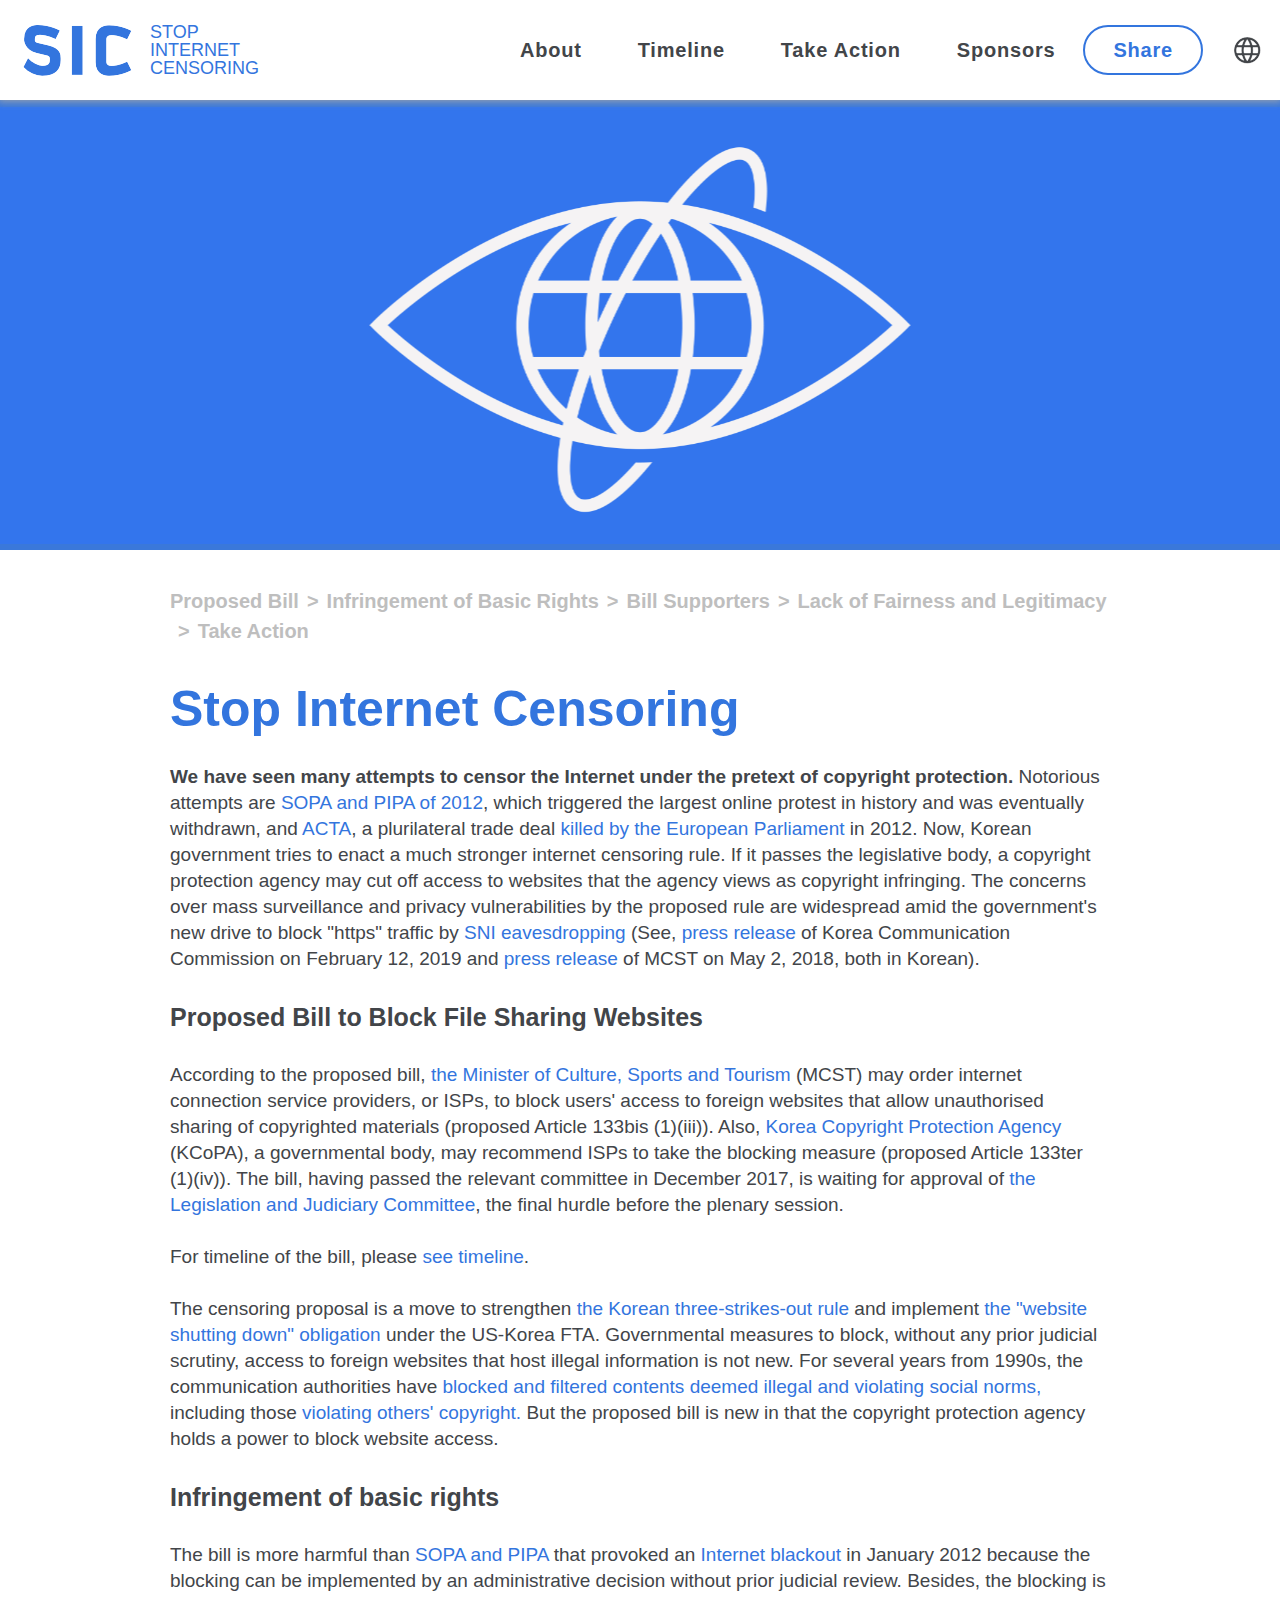
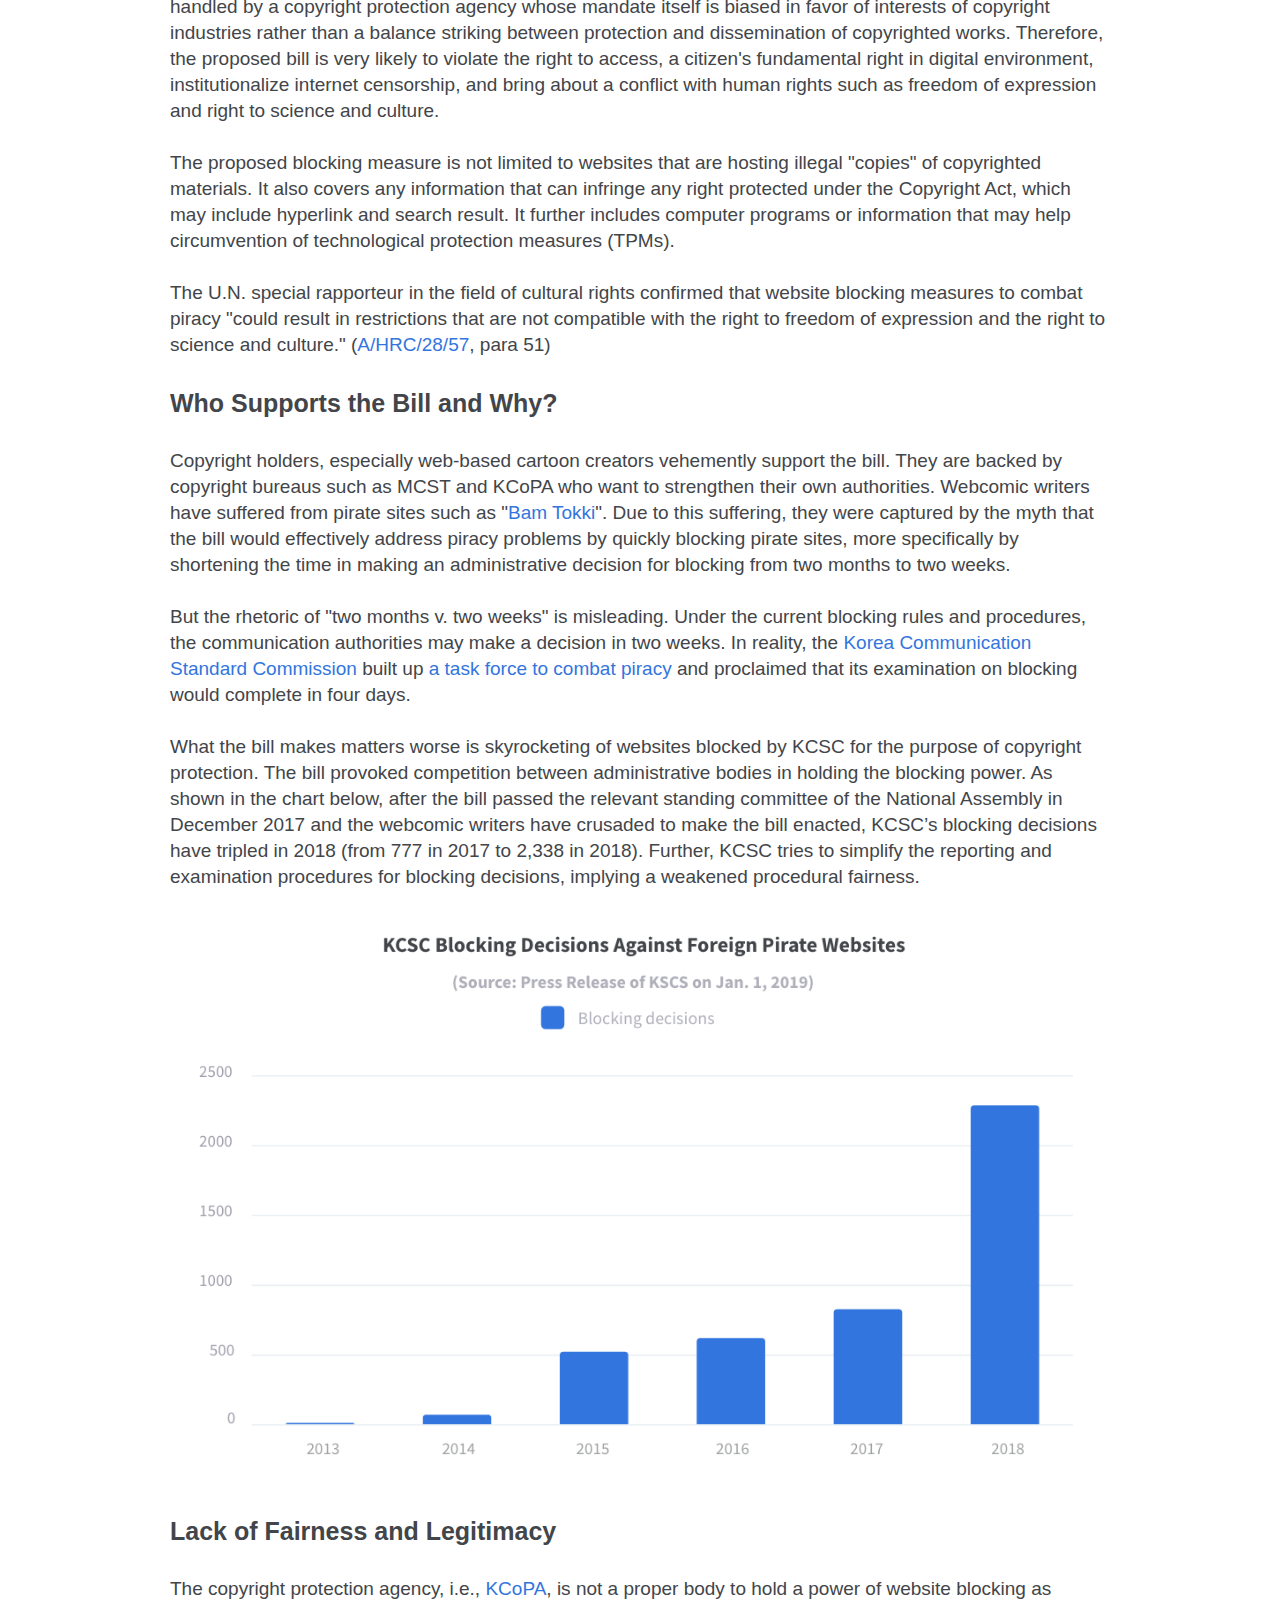
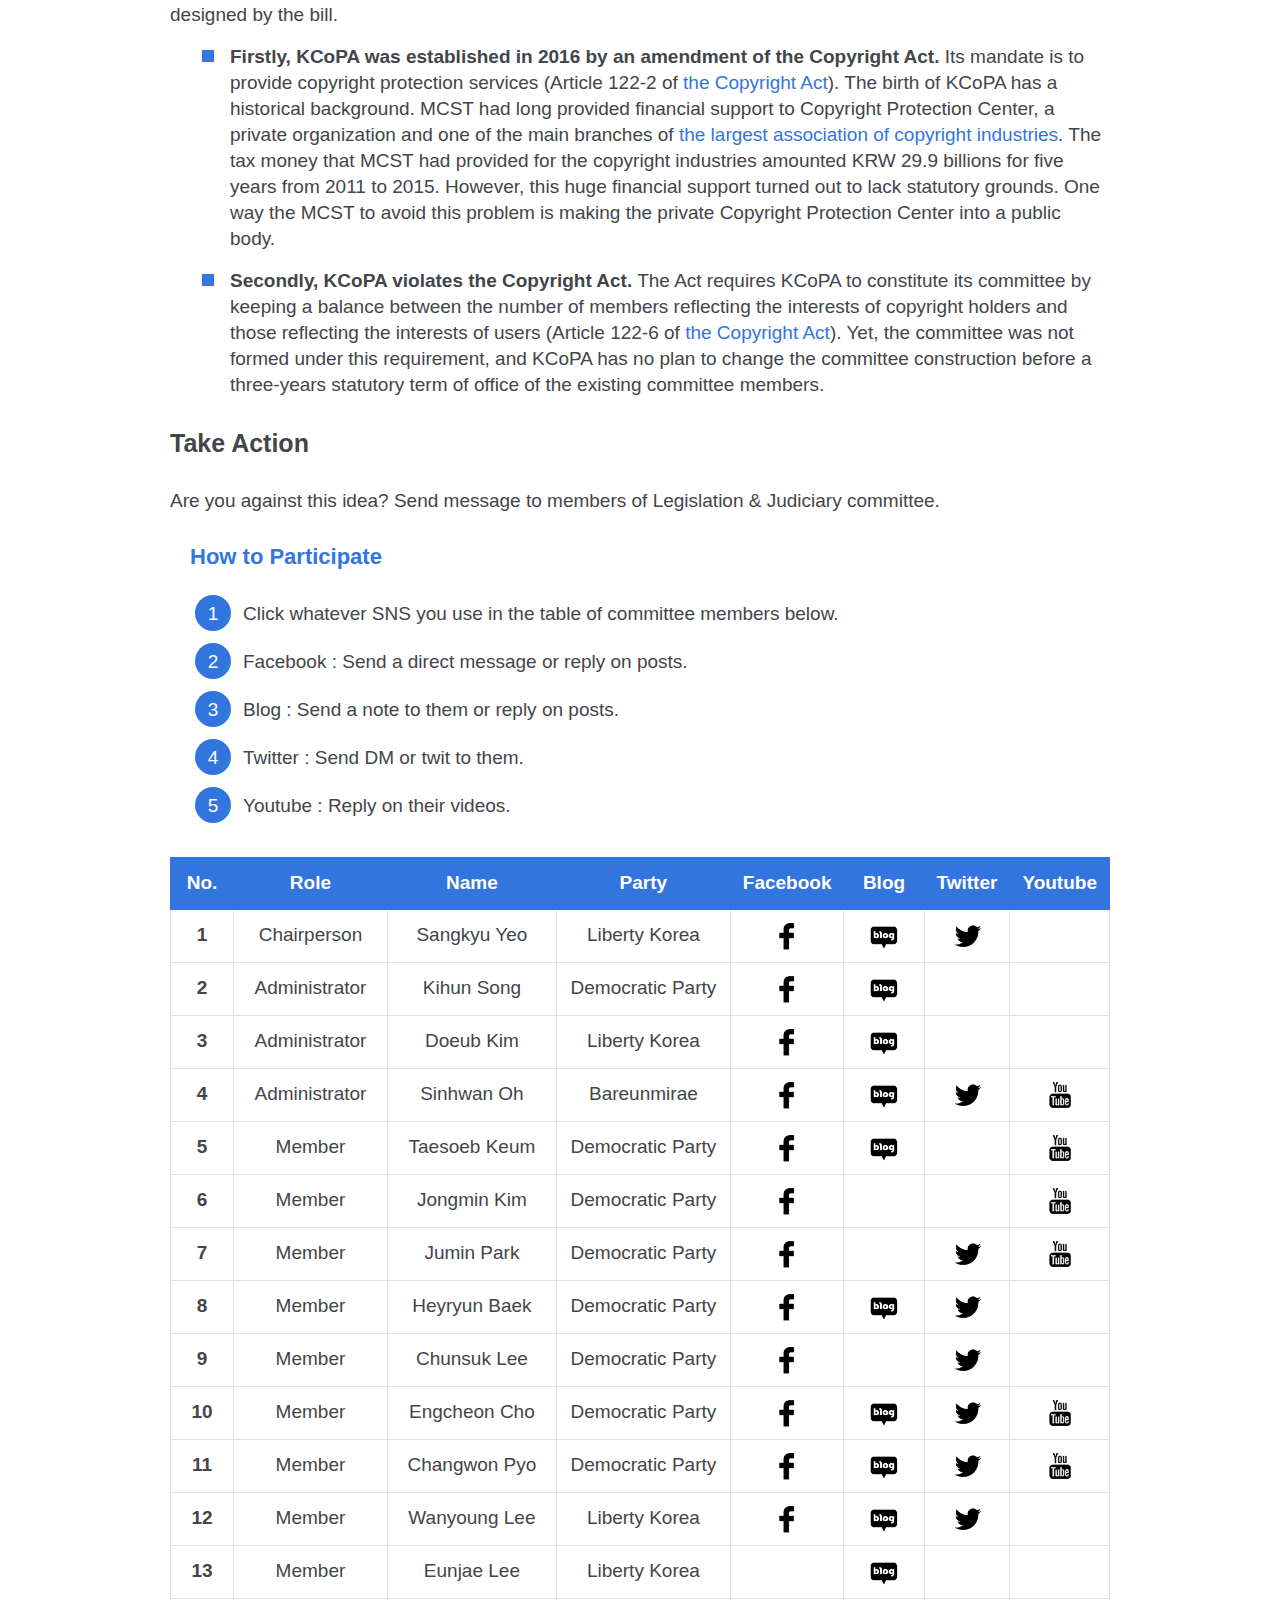
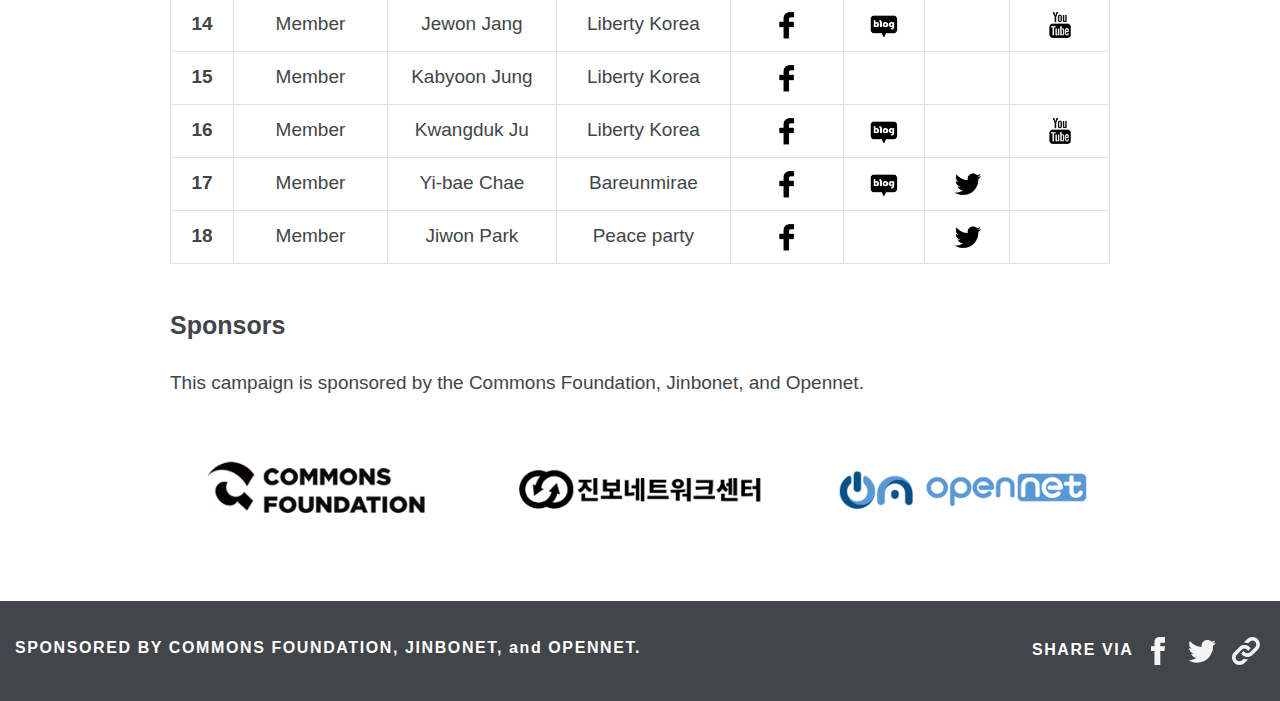
<file: index.html>
<!doctype html>
<html lang="en">
  <head>
    <meta charset="utf-8"/>
    <meta http-equiv="X-UA-Compatible" content="IE=edge" />
    <meta name="viewport" content="width=device-width, initial-scale=1, shrink-to-fit=no" />

    <title>Stop Internet Censoring</title>
    <meta name="description" content="This website was created to oppose the Korean government's attempts to censor the Internet." />
    <meta name="image" content="./images/meta.jpg" />

    <link rel="canonical" href="https://stopinternetcensoring.org/" />

    <meta itemprop="name" content="Stop Internet Censoring" />
    <meta itemprop="description" content="This website was created to oppose the Korean government's attempts to censor the Internet.">
    <meta itemprop="image" content="./images/meta.jpg" />

    <meta property="og:url" content="https://stopinternetcensoring.org/">
    <meta property="og:type" content="website" />
    <meta property="og:title" content="Stop Internet Censoring" />
    <meta property="og:description" content="This website was created to oppose the Korean government's attempts to censor the Internet." />
    <meta property="og:image" content="./images/meta.jpg" />
    <meta property="og:image:alt" content="Stop Internet Censoring" />
    <meta property="og:site_name" content="Stop Internet Censoring" />
    <meta property="fb:app_id" content="" />

    <meta name="twitter:card" content="website"/>
    <meta name="twitter:site" content="@"/>
    <meta name="twitter:title" content="Stop Internet Censoring"/>
    <meta name="twitter:description" content="This website was created to oppose the Korean government's attempts to censor the Internet."/>
    <meta name="twitter:creator" content="@" />
    <meta name="twitter:image" content="./images/meta.jpg" />

    <link rel="icon" href="./images/favicon.ico" type="image/x-icon" />
    <link rel="shortcut icon" href="./images/favicon.ico" type="image/x-icon" />

    <link rel="stylesheet" href="https://stackpath.bootstrapcdn.com/bootstrap/4.3.1/css/bootstrap.min.css" />
    <link rel="stylesheet" href="./css/style.css" />

  </head>
  <body>
    <!-- Share Modal -->
    <div class="modal fade" id="shareModal" tabindex="-1" role="dialog" aria-labelledby="shareModalLabel" aria-hidden="true">
      <div class="modal-dialog" role="document">
        <div class="modal-content">
          <div class="modal-header">
            <h5 class="modal-title" id="shareModalLabel">Share via</h5>
            <button type="button" class="close" data-dismiss="modal" aria-label="Close">
              <span aria-hidden="true">&times;</span>
            </button>
          </div>
          <div class="modal-body bg-dark text-white py-5 d-flex justify-content-around text-center">
            <div class="sns_icon"
              onclick="window.open('http://www.facebook.com/sharer/sharer.php?u=https%3A//stopinternetcensoring.org/&title=Stop%20Internet%20Censoring','popUpWindow','width=580, height=500, resizable=yes,scrollbars=yes,toolbar=yes,menubar=no,location=no,directories=no, status=yes');">
              <img src="images/sns_1_fb.png" alt="Facebook share icon" />
              <div class="mt-2">facebook</div>
            </div>
            <div class="sns_icon"
                onclick="window.open('http://twitter.com/intent/tweet?status=Stop%20Internet%20Censoring%20%23Internet%5FFreedom%20%23Stop%5FInternet%5FCensoring%20%23https%5Fblock+https%3A//stopinternetcensoring.org/','popUpWindow','width=500, height=300, resizable=yes,scrollbars=yes,toolbar=yes,menubar=no,location=no,directories=no, status=yes');">
              <img src="images/sns_2_twitter.png" alt="Twitter share icon" />
              <div class="mt-2">twitter</div>
            </div>
            <div class="sns_icon copy_url">
              <img src="images/sns_3_url.png" alt="Url copy icon" />
              <div class="mt-2">link</div>
            </div>
          </div>
        </div>
      </div>
    </div>

    <!-- Navbar -->
    <nav class="navbar navbar-expand-lg navbar-light bg-light">
      <div class="container px-0">
          <a class="navbar-brand d-inline-flex" href="/">
            <img class="logo" src="./images/SIC_logo.png" alt="Stop Internet Censoring Logo" />
            <div class="logo-text d-flex align-items-center">Stop<br />Internet<br />Censoring</div>
          </a>
          <button class="navbar-toggler" type="button" data-toggle="collapse" data-target="#navbarSupportedContent" aria-controls="navbarSupportedContent" aria-expanded="false" aria-label="Toggle navigation">
            <span class="navbar-toggler-icon"></span>
          </button>
        
          <div class="collapse navbar-collapse" id="navbarSupportedContent">
            <ul class="navbar-nav align-items-center ml-auto">
              <li class="nav-item">
                <a class="nav-link smooth" href="#about">About</a>
              </li>
              <li class="nav-item">
                <a class="nav-link" href="timeline.html#timeline">Timeline</a>
              </li>
              <li class="nav-item">
                <a class="nav-link smooth" href="#take_action">Take Action</a>
              </li>
              <li class="nav-item">
                <a class="nav-link smooth" href="#sponsors">Sponsors</a>
              </li>
              <li class="nav-item">
                <a class="nav-link btn btn-outline-primary rounded-pill" href="#" data-toggle="modal" data-target="#shareModal">Share</a>
              </li>
              <li class="nav-item dropdown">
                <a class="nav-link dropdown-toggle" href="#" id="navLinkLang" role="button" data-toggle="dropdown" aria-haspopup="true" aria-expanded="false">
                  <img src="images/lang_btn.png" alt="Language change button" />
                </a>
                <div class="dropdown-menu" aria-labelledby="navLinkLang">
                  <a class="dropdown-item" href="#">English</a>
                  <!-- <div class="dropdown-divider"></div>
                  <a class="dropdown-item" href="#">한국어</a> -->
                </div>
              </li>
            </ul>
          </div>
      </div>
    </nav>

    <!-- Main -->
    <div class="container mb-0 px-0 shadow bg-white">
      <!-- Header -->
      <div class="header">

      </div>
      <!-- <img class="header_img" src="./images/hdear.png" alt="Stop internet censoring" /> -->

      <!-- Body -->
      <div class="container mb-0 wrap">
        <!-- Breadcrumb -->
        <nav aria-label="breadcrumb">
          <div class="d-block d-sm-none">
            <div class="rect"></div>
          </div>
          <ol class="breadcrumb">
            <li class="breadcrumb-item"><a class="smooth" href="#bill">Proposed Bill</a></li>
            <li class="breadcrumb-item"><a class="smooth" href="#rights">Infringement of Basic Rights</a></li>
            <li class="breadcrumb-item"><a class="smooth" href="#supporters">Bill Supporters</a></li>
            <li class="breadcrumb-item"><a class="smooth" href="#lack">Lack of Fairness and Legitimacy</a></li>
            <li class="breadcrumb-item"><a class="smooth" href="#take_action">Take Action</a></li>
          </ol>
        </nav>

        <section id="about">
          <h1 class="display-4">Stop Internet Censoring</h1>
          <p class="lead">  
            <strong>We have seen many attempts to censor the Internet under the pretext of copyright protection.</strong> 
            Notorious attempts are <a href="http://sopastrike.com/" target="_blank">SOPA and PIPA of 2012</a>, which triggered the largest online protest in history and was
            eventually withdrawn, and <a href="https://www.eff.org/issues/acta" target="_blank">ACTA</a>, a plurilateral trade deal <a href="https://www.euractiv.com/section/digital/news/goodbye-acta-eu-parliament-rejects-anti-piracy-treaty/" target="_blank">killed by the
            European Parliament</a> in 2012. Now, Korean government tries to enact a much stronger internet censoring rule.
            If it passes the legislative body, a copyright protection agency may cut off access to websites that the
            agency views as copyright infringing. The concerns over mass
            surveillance and privacy vulnerabilities by the proposed rule are widespread amid the government&apos;s new
            drive to block &quot;https&quot; traffic by <a href="https://torrentfreak.com/south-korea-expands-site-blocking-efforts-with-sni-eavesdropping-190214/" target="_blank">SNI eavesdropping</a> (See, <a href="https://kcc.go.kr/user.do?mode=view&page=A05030000&dc=K05030000&boardId=1113&cp=1&ctx=ALL&searchKey=ALL&searchVal=https&boardSeq=46820" target="_blank">press release</a> of Korea Communication
            Commission on February 12, 2019 and <a href="https://www.mcst.go.kr/kor/s_notice/press/pressView.jsp?pSeq=16672&pMenuCD=0302000000&pCurrentPage=1&pTypeDept=&pSearchType=01&pSearchWord=%EC%9B%B9%ED%88%B0" target="_blank">press release</a> of MCST on May 2, 2018, both in Korean).
          </p>
        </section>
        
        <section id="bill">
          <h2 class="subtitle">Proposed Bill to Block File Sharing Websites</h2>
          <p class="lead">
            According to the proposed bill, <a href="https://www.mcst.go.kr/english/index.jsp" target="_blank">the Minister of Culture, Sports and Tourism</a> (MCST) may order internet
            connection service providers, or ISPs, to block users&apos; access to foreign websites that allow
            unauthorised sharing of copyrighted materials (proposed Article 133bis (1)(iii)). Also, <a href="https://www.kcopa.or.kr/eng/index.do" target="_blank">Korea Copyright
            Protection Agency</a> (KCoPA), a governmental body, may recommend ISPs to take the blocking measure (proposed
            Article 133ter (1)(iv)). The bill, having passed the relevant committee in December 2017, is waiting for
            approval of <a href="http://legislation.na.go.kr/legislation/index.do" target="_blank">the Legislation and Judiciary Committee</a>, the final hurdle before the plenary session.

            <br><br>
            For timeline of the bill, please <a href="timeline.html">see timeline</a>.
            <br><br>
            
            The censoring proposal is a move to strengthen <a href="https://opennet.or.kr/copyright-reform" target="_blank">the Korean three-strikes-out rule</a> and implement <a href="https://www.eff.org/deeplinks/2007/06/latest-u-s-free-trade-agreement-contains-new-twist" target="_blank">the
            &quot;website shutting down&quot; obligation</a> under the US-Korea FTA. Governmental measures to block, without
            any prior judicial scrutiny, access to foreign websites that host illegal information is not new. For
            several years from 1990s, the communication authorities have <a href="https://freedomhouse.org/report/freedom-net/2018/south-korea" target="_blank">blocked and filtered contents deemed illegal
            and violating social norms,</a> including those <a href="https://www.eff.org/ko/deeplinks/2014/05/south-korea-officials-enact-de-facto-sopa-regime-block-foreign-websites" target="_blank">violating others&apos; copyright.</a> But the proposed bill is new
            in that the copyright protection agency holds a power to block website access.
          </p>
        </section>
        
        <section id="rights">
          <h2 class="subtitle">Infringement of basic rights</h2>
          <p class="lead">
            The bill is more harmful than <a href="http://sopastrike.com/" target="_blank">SOPA and PIPA</a> that provoked an <a href="https://en.wikipedia.org/wiki/Protests_against_SOPA_and_PIPA" target="_blank">Internet blackout</a> in January 2012 because the
            blocking can be implemented by an administrative decision without prior judicial review. Besides, the
            blocking is handled by a copyright protection agency whose mandate itself is biased in favor of interests of
            copyright industries rather than a balance striking between protection and dissemination of copyrighted
            works. Therefore, the proposed bill is very likely to violate the right to access, a citizen&apos;s
            fundamental right in digital environment, institutionalize internet censorship, and bring about a conflict
            with human rights such as freedom of expression and right to science and culture. <br>
            <br>The proposed blocking measure is not limited to websites that are hosting illegal &quot;copies&quot; of
            copyrighted materials. It also covers any information that can infringe any right protected under the
            Copyright Act, which may include hyperlink and search result. It further includes computer programs or
            information that may help circumvention of technological protection measures (TPMs).<br>
            <br>The U.N. special rapporteur in the field of cultural rights confirmed that website blocking measures to
            combat piracy &quot;could result in restrictions that are not compatible with the right to freedom of
            expression and the right to science and culture.&quot; (<a href="http://ap.ohchr.org/documents/dpage_e.aspx?si=A/HRC/28/57" target="_blank">A/HRC/28/57</a>, para 51)
          </p>
        </section>
          
        <section id="supporters">
          <h2 class="subtitle">Who Supports the Bill and Why?</h2>
          <p class="lead">
            Copyright holders, especially web-based cartoon creators vehemently support the bill. They are backed by
            copyright bureaus such as MCST and KCoPA who want to strengthen their own authorities. Webcomic writers have
            suffered from pirate sites such as &quot;<a href="https://www.bamtoki.se/" target="_blank">Bam Tokki</a>&quot;. Due to this suffering, they were captured by the
            myth that the bill would effectively address piracy problems by quickly blocking pirate sites, more
            specifically by shortening the time in making an administrative decision for blocking from two months to two
            weeks. <br>
            <br>But the rhetoric of &quot;two months v. two weeks&quot; is misleading. Under the current blocking rules
            and procedures, the communication authorities may make a decision in two weeks. In reality, the <a href="http://www.kocsc.or.kr/eng/mainPage.do" target="_blank">Korea
            Communication Standard Commission</a> built up <a href="http://www.kocsc.or.kr/mainPage.do" target="_blank">a task force to combat piracy</a> and proclaimed that its examination
            on blocking would complete in four days.<br>
            <br>What the bill makes matters worse is skyrocketing of websites blocked by KCSC for the purpose of
            copyright protection. The bill provoked competition between administrative bodies in holding the blocking
            power. As shown in the chart below, after the bill passed the relevant standing committee of the National
            Assembly in December 2017 and the webcomic writers have crusaded to make the bill enacted, KCSC’s blocking
            decisions have tripled in 2018 (from 777 in 2017 to 2,338 in 2018). Further, KCSC tries to simplify the
            reporting and examination procedures for blocking decisions, implying a weakened procedural fairness.
            <img class="mt-3 mb-3 w-100" src="./images/graph.png" alt="Graph about KCSC Blocking Decisions Against Foreign Pirate Websites" />
          </p>
        </section>
          
        <section id="lack">
          <h2 class="subtitle">Lack of Fairness and Legitimacy</h2>
          <p class="lead">
            The copyright protection agency, i.e., <a href="https://www.kcopa.or.kr/eng/index.do" target="_blank">KCoPA</a>, is not a proper body to hold a power of website blocking as designed by the bill.
            <ul class="lof-list">
              <li class="mb-3">
                <b>Firstly, KCoPA was established in 2016 by an amendment of the Copyright Act.</b> Its mandate is to provide copyright
                protection services (Article 122-2 of <a href="http://www.law.go.kr/lsInfoP.do?lsiSeq=192474&urlMode=engLsInfoR&viewCls=engLsInfoR#0000" target="_blank">the Copyright Act</a>). The birth of KCoPA has a historical background. MCST had long
                provided financial support to Copyright Protection Center, a private organization and one of the main branches of <a href="https://kofoco.or.kr/" target="_blank">the
                largest association of copyright industries</a>. The tax money that MCST had provided for the copyright industries amounted
                KRW 29.9 billions for five years from 2011 to 2015. However, this huge financial support turned out to lack statutory
                grounds. One way the MCST to avoid this problem is making the private Copyright Protection Center into a public body.
              </li>
              <li class="mb-3">
                <b>Secondly, KCoPA violates the Copyright Act.</b> The Act requires KCoPA to constitute its committee by keeping a balance
                between the number of members reflecting the interests of copyright holders and those reflecting the interests of users
                (Article 122-6 of <a href="http://www.law.go.kr/lsInfoP.do?lsiSeq=192474&urlMode=engLsInfoR&viewCls=engLsInfoR#0000" target="_blank">the Copyright Act</a>). Yet, the committee was not formed under this requirement, and KCoPA has no plan to
                change the committee construction before a three-years statutory term of office of the existing committee members.
              </li>
            </ul>
          </p>
        </section>
        
        <section id="take_action">
          <h2 class="subtitle">Take Action</h2>
          <p class="lead">
            Are you against this idea? Send message to members of Legislation & Judiciary committee.
            <h4 class="howto">How to Participate</h4>
            <ol class="ta-list">
              <li>Click whatever SNS you use in the table of committee members below.</li>
              <li>Facebook : Send a direct message or reply on posts.</li>
              <li>Blog : Send a note to them or reply on posts.</li>
              <li>Twitter : Send DM or twit to them.</li>
              <li>Youtube : Reply on their videos.</li>
            </ol>
            <div class="table-responsive">
                <table class="table table-bordered table-hover text-center">
                    <thead class="thead-dark">
                        <tr>
                            <th scope="col">No.</th>
                            <th scope="col">Role</th>
                            <th scope="col">Name</th>
                            <th scope="col">Party</th>
                            <th scope="col">Facebook</th>
                            <th scope="col">Blog</th>
                            <th scope="col">Twitter</th>
                            <th scope="col">Youtube</th>
                        </tr>
                    </thead>
                    <tbody id="tableData">
                
                    </tbody>
                </table>
            </div>

          </p>
        </section>
        <!-- Sponsors -->
        <section class="pb-5" id="sponsors">
          <h2 class="subtitle">Sponsors</h2>
          <p class="lead mb-5">
            This campaign is sponsored by the Commons Foundation, Jinbonet, and Opennet.
            <div class="row">
              <div class="col-md-4 text-center">
                <a href="https://commons.foundation/" target="_blank">
                  <img src="images/sponsor1_commonsfoudnation.png" alt="Sposor logo - Commons Foundation">
                </a>
              </div>
              <div class="col-md-4 text-center">
                <a href="https://www.jinbo.net/" target="_blank">
                  <img src="images/sponsor2_jinbonet.png" alt="Sposor logo - Jinbonet">
                </a>
              </div>
              <div class="col-md-4 text-center">
                <a href="https://www.jinbo.net/" target="_blank">
                  <img src="images/sponsor3_opennet.png" alt="Sposor logo - Jinbonet">
                </a>
              </div>
            </div>

          </p>
        </section>

      </div>

    </div>
    <!-- // Main -->

    <!-- footer -->
    <div class="footer text-white d-flex">
      <div class="container d-flex flex-row justify-content-between">
        <div class="d-none d-sm-block">
          SPONSORED BY COMMONS FOUNDATION, JINBONET, and OPENNET.
        </div>
        <div class="footer_font">
          SHARE VIA
          <div class="sns_icon"
            onclick="window.open('http://www.facebook.com/sharer/sharer.php?u=https%3A//stopinternetcensoring.org/&title=Stop%20Internet%20Censoring','popUpWindow','width=580, height=500, resizable=yes,scrollbars=yes,toolbar=yes,menubar=no,location=no,directories=no, status=yes');">
            <img src="images/sns_1_fb.png" alt="Facebook share icon">
          </div>
          <div class="sns_icon"
              onclick="window.open('http://twitter.com/intent/tweet?status=Stop%20Internet%20Censoring%20%23Internet%5FFreedom%20%23Stop%5FInternet%5FCensoring%20%23https%5Fblock+https%3A//stopinternetcensoring.org/','popUpWindow','width=500, height=300, resizable=yes,scrollbars=yes,toolbar=yes,menubar=no,location=no,directories=no, status=yes');">
            <img src="images/sns_2_twitter.png" alt="Twitter share icon">
           </div>
          <div class="sns_icon copy_url">
            <img src="images/sns_3_url.png" alt="Url copy icon">
          </div>
        </div>
      </div>
    </div>

    <script src="https://ajax.googleapis.com/ajax/libs/jquery/3.3.1/jquery.min.js"></script>
    <script src="https://cdnjs.cloudflare.com/ajax/libs/popper.js/1.14.7/umd/popper.min.js"></script>
    <script src="https://stackpath.bootstrapcdn.com/bootstrap/4.3.1/js/bootstrap.min.js"></script>

    <!-- Table : Insert data to table -->
    <script>
      var data = [{
        index: 1,
        role: 'Chairperson',
        name: 'Sangkyu Yeo',
        party: 'Liberty Korea',
        fb: 'http://www.facebook.com/sky435',
        bl: 'https://blog.naver.com/bluesky435',
        tw: 'http://twitter.com/sky435',
        yt: ''
      }, {
        index: 2,
        role: 'Administrator',
        name: 'Kihun Song',
        party: 'Democratic Party',
        fb: 'http://www.facebook.com/withsong',
        bl: 'https://blog.naver.com/peacesong1',
        tw: '',
        yt: ''
      },{
        index: 3,
        role: 'Administrator',
        name: 'Doeub Kim',
        party: 'Liberty Korea',
        fb: 'http://www.facebook.com/ldek3525',
        bl: 'https://blog.naver.com/ldek3525',
        tw: '',
        yt: ''
      },{
        index: 4,
        role: 'Administrator',
        name: 'Sinhwan Oh',
        party: 'Bareunmirae',
        fb: 'http://www.facebook.com/arang301',
        bl: 'https://blog.naver.com/arang301',
        tw: 'http://twitter.com/arang301',
        yt: 'http://www.youtube.com/channel/UCdIsf3t6yRTFncn79JZOXXg'
      },{
        index: 5,
        role: 'Member',
        name: 'Taesoeb Keum',
        party: 'Democratic Party',
        fb: 'http://www.facebook.com/tae.s.keum',
        bl: 'https://blog.naver.com/kts-tv',
        tw: '',
        yt: 'https://www.youtube.com/channel/UC2gl-I4_6wYTDLnrJtaiWAg'
      },{
        index: 6,
        role: 'Member',
        name: 'Jongmin Kim',
        party: 'Democratic Party',
        fb: 'http://www.facebook.com/socmind',
        bl: '',
        tw: '',
        yt: 'http://www.youtube.com/channel/UCqJAAEXFXZqlwfe-_pgQm7A'
      },{
        index: 7,
        role: 'Member',
        name: 'Jumin Park',
        party: 'Democratic Party',
        fb: 'http://www.facebook.com/eunpyoung.joomin',
        bl: '',
        tw: 'http://twitter.com/yoeman6310',
        yt: 'http://www.youtube.com/channel/UCoFvuvMlEPICy1ClmlgzA4g/'
      },{
        index: 8,
        role: 'Member',
        name: 'Heyryun Baek',
        party: 'Democratic Party',
        fb: 'http://www.facebook.com/100hyeryun1',
        bl: 'https://blog.naver.com/100hyeryun',
        tw: 'http://twitter.com/100HyeRyun',
        yt: ''
      },{
        index: 9,
        role: 'Member',
        name: 'Chunsuk Lee',
        party: 'Democratic Party',
        fb: 'http://www.facebook.com/chunseog.i',
        bl: '',
        tw: 'http://twitter.com/lcs1747',
        yt: ''
      },{
        index: 10,
        role: 'Member',
        name: 'Engcheon Cho',
        party: 'Democratic Party',
        fb: 'http://www.facebook.com/chopros',
        bl: 'https://blog.naver.com/chopros',
        tw: 'http://twitter.com/chopros',
        yt: 'http://www.youtube.com/channel/UCzDLR2GTRqNsIFSnLacmdKg?view_as=subscriber'
      },{
        index: 11,
        role: 'Member',
        name: 'Changwon Pyo',
        party: 'Democratic Party',
        fb: 'http://www.facebook.com/cwpyo',
        bl: 'https://blog.naver.com/pyogo413',
        tw: 'http://twitter.com/drpyo',
        yt: 'http://www.youtube.com/channel/UCvzBKm_-_SwogemHBwtQ9hA'
      },{
        index: 12,
        role: 'Member',
        name: 'Wanyoung Lee',
        party: 'Liberty Korea',
        fb: 'http://www.facebook.com/wanyoung77',
        bl: 'https://wanyoung77.blog.me/',
        tw: 'http://twitter.com/yiwy57',
        yt: ''
      },{
        index: 13,
        role: 'Member',
        name: 'Eunjae Lee',
        party: 'Liberty Korea',
        fb: '',
        bl: 'https://blog.naver.com/eunjaelee_korea',
        tw: '',
        yt: ''
      },{
        index: 14,
        role: 'Member',
        name: 'Jewon Jang',
        party: 'Liberty Korea',
        fb: 'http://www.facebook.com/bravojewon',
        bl: 'http://blog.jfirst21.com/',
        tw: '',
        yt: 'http://www.youtube.com/channel/UCWlCzKCE_TMyYoTIQ3BOwzg'
      },{
        index: 15,
        role: 'Member',
        name: 'Kabyoon Jung',
        party: 'Liberty Korea',
        fb: 'http://www.facebook.com/mrjung2',
        bl: '',
        tw: '',
        yt: ''
      },{
        index: 16,
        role: 'Member',
        name: 'Kwangduk Ju',
        party: 'Liberty Korea',
        fb: 'http://www.facebook.com/jkd2311',
        bl: 'https://blog.naver.com/jkd2311',
        tw: '',
        yt: 'http://www.youtube.com/channel/UCNHupER3hQEAgLG-BX4qyGg?view_as=subscriber'
      },{
        index: 17,
        role: 'Member',
        name: 'Yi-bae Chae',
        party: 'Bareunmirae',
        fb: 'http://www.facebook.com/justin.chae.5',
        bl: 'https://blog.naver.com/cyber633',
        tw: 'http://twitter.com/cwhej',
        yt: ''
      },{
        index: 18,
        role: 'Member',
        name: 'Jiwon Park',
        party: 'Peace party',
        fb: 'http://www.facebook.com/jwp615',
        bl: '',
        tw: 'http://twitter.com/jwp615',
        yt: ''
      }];

      function createRow(index, role, name, party, fb, bl, tw, yt) {
        var _output = '';
        _output += '<tr>';
        _output += '<th>' + index + '</th>';
        _output += '<td>' + role + '</td>';
        _output += '<td>' + name + '</td>';
        _output += '<td>' + party + '</td>';
        _output += fb !== '' ? '<td><a class="no-deco tb_sns" target="_blank" href=' + fb + '><img src="images/tb_sns_1_fb.png" alt="Facebook link of a committee member"></a></td>' : '<td></td>';
        _output += bl !== '' ? '<td><a class="no-deco tb_sns" target="_blank" href=' + bl + '><img src="images/tb_sns_2_blog.png" alt="Blog link of a committee member"></a></td>' : '<td></td>';
        _output += tw !== '' ? '<td><a class="no-deco tb_sns" target="_blank" href=' + tw + '><img src="images/tb_sns_3_tw.png" alt="Twitter link of a committee member"></a></td>' : '<td></td>';
        _output += yt !== '' ? '<td><a class="no-deco tb_sns" target="_blank" href=' + yt + '><img src="images/tb_sns_4_youtube.png" alt="Youtube link of a committee member"></a></td>' : '<td></td>';
        _output += '</tr>';
        return _output;
      }

      $(document).ready(function() {
        var dataList = '';
        data.forEach(function(v, i) {
          dataList += createRow(v.index, v.role, v.name, v.party, v.fb, v.bl, v.tw, v.yt);
        });
        document.querySelector('#tableData').innerHTML = dataList;
      });
      
    </script>

    <!-- Smooth Scroll -->
    <script>
        $("a.smooth").on('click', function (e) {
            if (this.hash !== "") {
                e.preventDefault();
                var hash = this.hash;
                $('html, body').animate({
                    scrollTop: $(hash).offset().top - 30
                }, 800);
            }
            e.preventDefault();
        });
    </script>

    <!-- Copy url -->
    <script>
      function copyToClipboard(val) {
        var t = document.createElement("textarea");
        document.body.appendChild(t);
        t.value = val;
        t.select();
        document.execCommand('copy');
        document.body.removeChild(t);
      }
      $('.copy_url').click(function () {
        copyToClipboard('https://stopinternetcensoring.org/');
        alert('Copied url of this page!');
      });
    </script>


  </body>
</html>
</file>
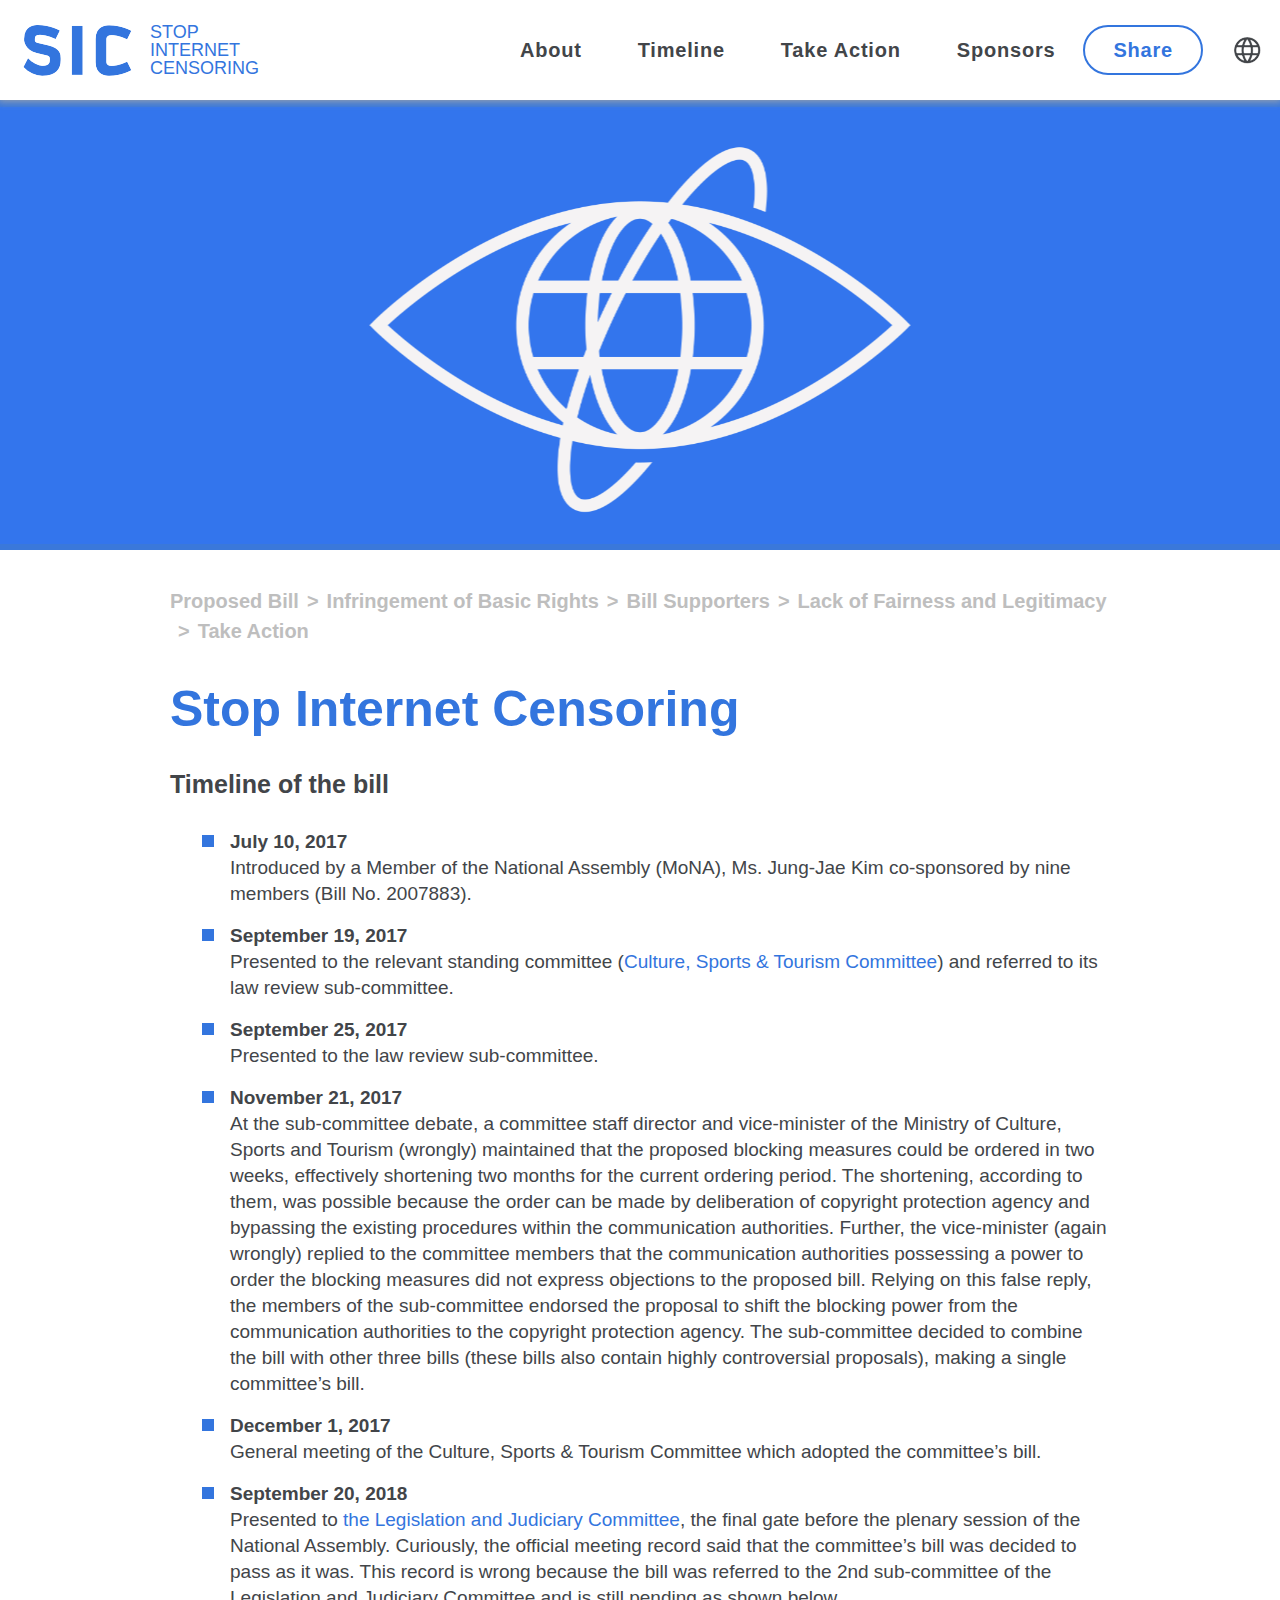
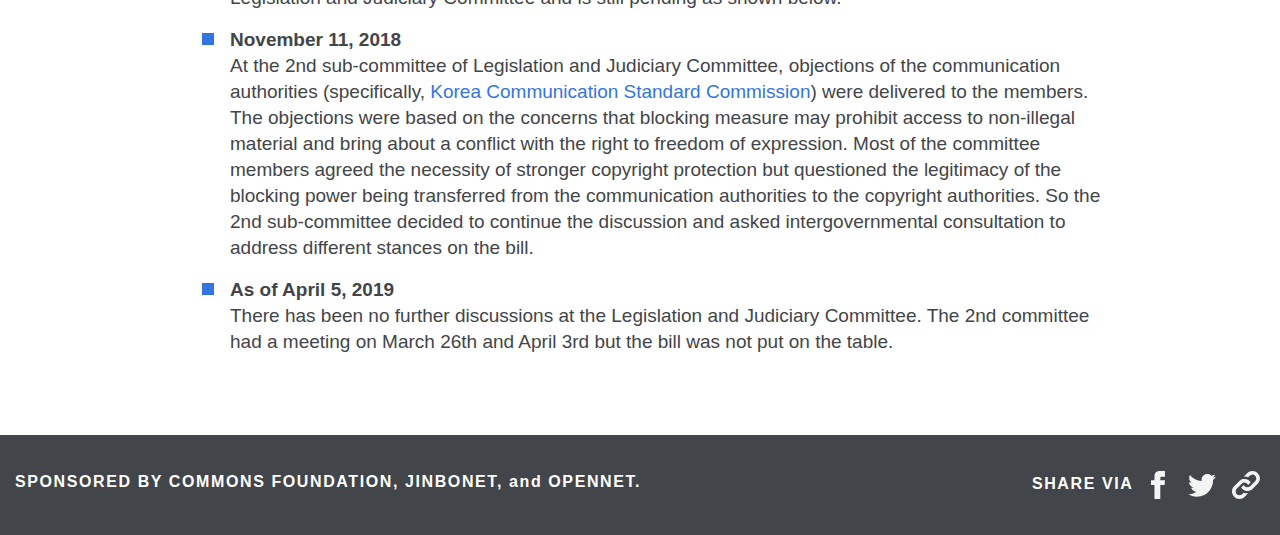
<file: timeline.html>
<!doctype html>
<html lang="en">

<head>
    <meta charset="utf-8" />
    <meta http-equiv="X-UA-Compatible" content="IE=edge" />
    <meta name="viewport" content="width=device-width, initial-scale=1, shrink-to-fit=no" />

    <title>Stop Internet Censoring</title>
    <meta name="description"
        content="This website was created to oppose the Korean government's attempts to censor the Internet." />
    <meta name="image" content="./images/meta.jpg" />

    <link rel="canonical" href="https://stopinternetcensoring.org/" />

    <meta itemprop="name" content="Stop Internet Censoring" />
    <meta itemprop="description"
        content="This website was created to oppose the Korean government's attempts to censor the Internet.">
    <meta itemprop="image" content="./images/meta.jpg" />

    <meta property="og:url" content="https://stopinternetcensoring.org/">
    <meta property="og:type" content="website" />
    <meta property="og:title" content="Stop Internet Censoring" />
    <meta property="og:description"
        content="This website was created to oppose the Korean government's attempts to censor the Internet." />
    <meta property="og:image" content="./images/meta.jpg" />
    <meta property="og:image:alt" content="Stop Internet Censoring" />
    <meta property="og:site_name" content="Stop Internet Censoring" />
    <meta property="fb:app_id" content="" />

    <meta name="twitter:card" content="website" />
    <meta name="twitter:site" content="@" />
    <meta name="twitter:title" content="Stop Internet Censoring" />
    <meta name="twitter:description"
        content="This website was created to oppose the Korean government's attempts to censor the Internet." />
    <meta name="twitter:creator" content="@" />
    <meta name="twitter:image" content="./images/meta.jpg" />

    <link rel="icon" href="./images/favicon.ico" type="image/x-icon" />
    <link rel="shortcut icon" href="./images/favicon.ico" type="image/x-icon" />

    <link rel="stylesheet" href="https://stackpath.bootstrapcdn.com/bootstrap/4.3.1/css/bootstrap.min.css" />
    <link rel="stylesheet" href="./css/style.css" />

</head>

<body>
    <!-- Share Modal -->
    <div class="modal fade" id="shareModal" tabindex="-1" role="dialog" aria-labelledby="shareModalLabel"
        aria-hidden="true">
        <div class="modal-dialog" role="document">
            <div class="modal-content">
                <div class="modal-header">
                    <h5 class="modal-title" id="shareModalLabel">Share via</h5>
                    <button type="button" class="close" data-dismiss="modal" aria-label="Close">
                        <span aria-hidden="true">&times;</span>
                    </button>
                </div>
                <div class="modal-body bg-dark text-white py-5 d-flex justify-content-around text-center">
                    <div class="sns_icon"
                        onclick="window.open('http://www.facebook.com/sharer/sharer.php?u=https%3A//stopinternetcensoring.org/timeline.html&title=Stop%20Internet%20Censoring','popUpWindow','width=580, height=500, resizable=yes,scrollbars=yes,toolbar=yes,menubar=no,location=no,directories=no, status=yes');">
                        <img src="images/sns_1_fb.png" alt="Facebook share icon" />
                        <div class="mt-2">facebook</div>
                    </div>
                    <div class="sns_icon"
                        onclick="window.open('http://twitter.com/intent/tweet?status=Stop%20Internet%20Censoring%20%23Internet%5FFreedom%20%23Stop%5FInternet%5FCensoring%20%23https%5Fblock+https%3A//stopinternetcensoring.org/timeline.html','popUpWindow','width=500, height=300, resizable=yes,scrollbars=yes,toolbar=yes,menubar=no,location=no,directories=no, status=yes');">
                        <img src="images/sns_2_twitter.png" alt="Twitter share icon" />
                        <div class="mt-2">twitter</div>
                    </div>
                    <div class="sns_icon copy_url">
                        <img src="images/sns_3_url.png" alt="Url copy icon" />
                        <div class="mt-2">link</div>
                    </div>
                </div>
            </div>
        </div>
    </div>


    <!-- Navbar -->
    <nav class="navbar navbar-expand-lg navbar-light bg-light">
        <div class="container px-0">
            <a class="navbar-brand d-inline-flex" href="/">
                <img class="logo" src="./images/SIC_logo.png" alt="Stop Internet Censoring Logo" />
                <div class="logo-text d-flex align-items-center">Stop<br />Internet<br />Censoring</div>
            </a>
            <button class="navbar-toggler" type="button" data-toggle="collapse" data-target="#navbarSupportedContent"
                aria-controls="navbarSupportedContent" aria-expanded="false" aria-label="Toggle navigation">
                <span class="navbar-toggler-icon"></span>
            </button>

            <div class="collapse navbar-collapse" id="navbarSupportedContent">
                <ul class="navbar-nav align-items-center ml-auto">
                    <li class="nav-item">
                        <a class="nav-link" href="/#about">About</a>
                    </li>
                    <li class="nav-item">
                        <a class="nav-link" href="#timeline">Timeline</a>
                    </li>
                    <li class="nav-item">
                        <a class="nav-link" href="/#take_action">Take Action</a>
                    </li>
                    <li class="nav-item">
                        <a class="nav-link" href="/#sponsors">Sponsors</a>
                    </li>
                    <li class="nav-item">
                        <a class="nav-link btn btn-outline-primary rounded-pill" href="#" data-toggle="modal"
                            data-target="#shareModal">Share</a>
                    </li>
                    <li class="nav-item dropdown">
                        <a class="nav-link dropdown-toggle" href="#" id="navLinkLang" role="button"
                            data-toggle="dropdown" aria-haspopup="true" aria-expanded="false">
                            <img src="images/lang_btn.png" alt="Language change button" />
                        </a>
                        <div class="dropdown-menu" aria-labelledby="navLinkLang">
                            <a class="dropdown-item" href="#">English</a>
                            <!-- <div class="dropdown-divider"></div>
                  <a class="dropdown-item" href="#">한국어</a> -->
                        </div>
                    </li>
                </ul>
            </div>
        </div>
    </nav>

    <!-- Timeline -->
    <div class="container mb-0 px-0 shadow bg-white">
        <!-- Header -->
        <div class="header">

        </div>
        <!-- <img class="header_img" src="./images/hdear.png" alt="Stop internet censoring" /> -->

        <!-- Body -->
        <div class="container mb-0 pb-3 wrap">
            <!-- Breadcrumb -->
            <nav aria-label="breadcrumb">
                <div class="d-block d-sm-none">
                    <div class="rect"></div>
                </div>
                <ol class="breadcrumb">
                    <li class="breadcrumb-item"><a href="/#bill">Proposed Bill</a></li>
                    <li class="breadcrumb-item"><a href="/#rights">Infringement of Basic Rights</a></li>
                    <li class="breadcrumb-item"><a href="/#supporters">Bill Supporters</a></li>
                    <li class="breadcrumb-item"><a href="/#lack">Lack of Fairness and Legitimacy</a></li>
                    <li class="breadcrumb-item"><a href="/#take_action">Take Action</a></li>
                </ol>
            </nav>

            <section id="timeline">
                <h1 class="display-4">Stop Internet Censoring</h1>
                <h2 class="subtitle">Timeline of the bill</h2>
                <p class="lead">
                    <ul class="lof-list">
                        <li class="mb-3">
                            <b>July 10, 2017</b><br>
                            Introduced by a Member of the National Assembly (MoNA), Ms. Jung-Jae Kim co-sponsored by
                            nine members (Bill No. 2007883).
                        </li>
                        <li class="mb-3">
                            <b>September 19, 2017</b><br>
                            Presented to the relevant standing committee (<a href="http://cst.na.go.kr/cst/index.do" target="_blank">Culture,
                                Sports & Tourism Committee</a>) and referred to its law review sub-committee.
                        </li>
                        <li class="mb-3">
                            <b>September 25, 2017</b><br>
                            Presented to the law review sub-committee.
                        </li>
                        <li class="mb-3">
                            <b>November 21, 2017</b><br>
                            At the sub-committee debate, a committee staff director and vice-minister of the
                            Ministry of Culture, Sports and Tourism (wrongly) maintained that the proposed blocking
                            measures could be ordered in two weeks, effectively shortening two months for the current
                            ordering period. The shortening, according to them, was possible because the order can be
                            made by deliberation of copyright protection agency and bypassing the existing procedures
                            within the communication authorities. Further, the vice-minister (again wrongly) replied to
                            the committee members that the communication authorities possessing a power to order the
                            blocking measures did not express objections to the proposed bill. Relying on this false
                            reply, the members of the sub-committee endorsed the proposal to shift the blocking power
                            from the communication authorities to the copyright protection agency. The sub-committee
                            decided to combine the bill with other three bills (these bills also contain highly
                            controversial proposals), making a single committee’s bill.
                        </li>
                        <li class="mb-3">
                            <b>December 1, 2017</b><br>
                            General meeting of the Culture, Sports & Tourism Committee which adopted the committee’s
                            bill.
                        </li>
                        <li class="mb-3">
                            <b>September 20, 2018</b><br>
                            Presented to <a href="http://legislation.na.go.kr/legislation/index.do" target="_blank">the
                                Legislation and Judiciary Committee</a>, the final gate before the plenary session of
                            the National Assembly. Curiously, the official meeting record said that the committee’s bill
                            was decided to pass as it was. This record is wrong because the bill was referred to the 2nd
                            sub-committee of the Legislation and Judiciary Committee and is still pending as shown
                            below.
                        </li>
                        <li class="mb-3">
                            <b>November 11, 2018</b><br>
                            At the 2nd sub-committee of Legislation and Judiciary Committee, objections of the
                            communication authorities (specifically, <a href="http://www.kocsc.or.kr/eng/mainPage.do" target="_blank">Korea
                                Communication Standard Commission</a>) were delivered to the
                            members. The objections were based on the concerns that blocking measure may prohibit
                            access to non-illegal material and bring about a conflict with the right to freedom of
                            expression. Most of the committee members agreed the necessity of stronger copyright
                            protection but questioned the legitimacy of the blocking power being transferred from the
                            communication authorities to the copyright authorities. So the 2nd sub-committee decided to
                            continue the discussion and asked intergovernmental consultation to address different
                            stances on the bill.
                        </li>
                        <li class="pb-5">
                            <b>As of April 5, 2019</b><br>
                            There has been no further discussions at the Legislation and Judiciary Committee. The 2nd committee had a meeting on
                            March 26th and April 3rd but the bill was not put on the table.
                        </li>
                    </ul>
                </p>
            </section>

        </div>

    </div>
    <!-- // Timeline -->

    <!-- footer -->
    <div class="footer text-white d-flex">
        <div class="container d-flex flex-row justify-content-between">
            <div class="d-none d-sm-block">
                SPONSORED BY COMMONS FOUNDATION, JINBONET, and OPENNET.
            </div>
            <div class="footer_font">
                SHARE VIA
                <div class="sns_icon"
                    onclick="window.open('http://www.facebook.com/sharer/sharer.php?u=https%3A//stopinternetcensoring.org/timeline.html&title=Stop%20Internet%20Censoring','popUpWindow','width=580, height=500, resizable=yes,scrollbars=yes,toolbar=yes,menubar=no,location=no,directories=no, status=yes');">
                    <img src="images/sns_1_fb.png" alt="Facebook share icon">
                </div>
                <div class="sns_icon"
                    onclick="window.open('http://twitter.com/intent/tweet?status=Stop%20Internet%20Censoring%20%23Internet%5FFreedom%20%23Stop%5FInternet%5FCensoring%20%23https%5Fblock+https%3A//stopinternetcensoring.org/timeline.html','popUpWindow','width=500, height=300, resizable=yes,scrollbars=yes,toolbar=yes,menubar=no,location=no,directories=no, status=yes');">
                    <img src="images/sns_2_twitter.png" alt="Twitter share icon">
                </div>
                <div class="sns_icon copy_url">
                    <img src="images/sns_3_url.png" alt="Url copy icon">
                </div>
            </div>
        </div>
    </div>

    <script src="https://ajax.googleapis.com/ajax/libs/jquery/3.3.1/jquery.min.js"></script>
    <script src="https://cdnjs.cloudflare.com/ajax/libs/popper.js/1.14.7/umd/popper.min.js"></script>
    <script src="https://stackpath.bootstrapcdn.com/bootstrap/4.3.1/js/bootstrap.min.js"></script>

    

    <!-- Smooth Scroll -->
    <script>
        $("a.smooth").on('click', function (e) {
            if (this.hash !== "") {
                e.preventDefault();
                var hash = this.hash;
                $('html, body').animate({
                    scrollTop: $(hash).offset().top - 30
                }, 800);
            }
            e.preventDefault();
        });
    </script>

    <!-- Copy url -->
    <script>
        function copyToClipboard(val) {
            var t = document.createElement("textarea");
            document.body.appendChild(t);
            t.value = val;
            t.select();
            document.execCommand('copy');
            document.body.removeChild(t);
        }
        $('.copy_url').click(function () {
            copyToClipboard('https://stopinternetcensoring.org/timeline.html');
            alert('Copied url of this page!');
        });
    </script>


</body>

</html>
</file>
<file: css/style.css>
/**
 * Stylesheet
 * 
 */

* {
  -webkit-transition: all 0.25s ease-out;
  transition: all 0.25s ease-out;
}

body {
  background-color: #f5f4f4;
  font-family: 'Source Sans Pro', sans-serif !important;
}

.header{
    height: 200px; 
    background-image: url("../images/header_mobile.png");
    background-position: center;
    background-color:#3375ed;
    background-repeat: no-repeat; 
  }


/* Navbar */
.navbar {
  box-shadow: 0px -1px 8px 2px #a7a7a7;
  z-index: 100;
}
.navbar-toggler{
  border: none; font-size: 1.7em;
}
.logo-text{
  font-size: 12px; margin-left: 10px;
}
.bg-light {
  background-color: #ffffff !important;
}
.logo-text {
  line-height: 1;
  text-transform: uppercase;
  font-family: "HelveticaNeue-CondensedBold", Helvetica, Arial, sans-serif;
  color: #3375de;
}
a#navLinkLang.nav-link.dropdown-toggle::after {
  display: none;
}
.nav-item:last-of-type a.nav-link {
  padding-right: 0;
}
.nav-link{
   color: #424549 !important; font-size: 20px !important; font-family: "Helvetica Neue", Helvetica, Arial, sans-serif !important; font-weight:700; 
   letter-spacing: 0.05rem ; 
}

/* Navbar Buttons */
.btn {
border: 2px solid transparent;
}
.btn.btn-outline-primary {
  border-color: #3375DE;
  color: #3375DE !important;
}
.btn.btn-outline-primary:hover,
.btn.btn.btn-outline-primary:active,
.btn.btn.btn-outline-primary:focus {
  color: #ffffff !important;
  background-color: #3375DE !important;
}


/* Breadcrumbs */

.rect{ width: 4px; height: 34px; background-color: #B0B0BB;
  position: absolute; top: 320px;
}
.breadcrumb {
  padding: 1rem 0rem;
  background-color: transparent;
  margin-top: 20px; margin-left: 20px;
}
.breadcrumb-item a {
  color: #BEBEBE; font-family: "Helvetica Neue", Helvetica, Arial, sans-serif; font-weight:700; text-decoration: none;
  font-size: 15px; 
}
.breadcrumb-item+.breadcrumb-item::before {
  content: '>'; color: #BEBEBE; font-family: "Helvetica Neue", Helvetica, Arial, sans-serif; font-weight:700; 
  font-size: 15px; 
}
.breadcrumb-item a:hover, .breadcrumb-item a:active, .breadcrumb-item a:focus {
  color: #000000;
}



/* Contents */
h1.display-4{
  color: #3375DE; font-family: "Source Sans Pro Bold", sans-serif; font-weight: 700;
  font-size: 25px; margin: 17px 0 25px 0;}
.lead, .table, .lof-list, .ta-list{
  color: #424549; font-family: "Source Sans Pro", sans-serif; font-weight: 400; 
  font-size: 18px; line-height: 23px;
}
.lead a, .table a, .lof-list a, .ta-list a{color: #3375DE;}
.subtitle{
  color: #424549; font-family: "Source Sans Pro Bold", sans-serif; font-weight: 700;
  font-size: 22px;  margin: 30px 0;
}
.howto{
  color: #3375de; font-family: "Source Sans Pro Bold", sans-serif; font-weight: 700;
  font-size: 18px; margin: 30px 0 30px 0px;
}




/* Lists */
ul.lof-list {
  list-style: none;
}
ul.lof-list li {
  position: relative;
}
ul.lof-list li::before {
  position: absolute;
  display: block;
  content: '';
  top: 6px;
  left: -1.75rem;
  height: 12px;
  width: 12px;
  background-image: url('../images/bullet.svg');
  background-repeat: no-repeat;
  background-size: cover;
}


ol.ta-list {
  position: relative;
  list-style: none;
  counter-reset: item;
}
ol.ta-list li {
  counter-increment: item;
  margin-left: 0.5rem;
  min-height: 48px;
}
ol.ta-list li:before {
  display: block;
  position: absolute;
  left: 0;
  margin-top: -6px;
  padding-top: 6px;
  content: counter(item);
  background: #3375de;
  border-radius: 100%;
  color: white;
  width: 36px;
  height: 36px;
  text-align: center;
}

/* table */
.table .thead-dark th {
  background-color: #3375DE;
  border-color: #3375de;
}

a.no-deco {
  text-decoration: none !important;
}
table .tb_sns img{width: 28px; height: 28px;}

.table-responsive th:nth-child(1){width: 7%;}
.table-responsive th:nth-child(2){width: 17%;}
.table-responsive th:nth-child(3){width: 20%;}
.table-responsive th:nth-child(4){width: 20%;} 
.table-responsive th:nth-child(5){width: 9%;}
.table-responsive th:nth-child(6){width: 9%;}
.table-responsive th:nth-child(7){width: 9%;}
.table-responsive th:nth-child(8){width: 9%;}



/* Sponsors */
#sponsors img {width: 250px; margin: 5px 0;}

/* Footer*/
.footer {background-color: #424549; font-family: "Helvetica Neue", Helvetica, Arial, sans-serif; font-weight:700; letter-spacing: 0.1em; 
  display: block; padding: 35px 0; font-size: 16px;}
.sns_icon{display: inline; margin: 0 4px;}
.sns_icon:hover{cursor: pointer;}
.footer a{text-decoration: none;}

dl.timeline {
  font-size: larger;
}

/* 위에 적는 CSS는 모바일 기준 */


/* Layout */
.wrap{padding: 0 25px 0 25px; }

/* navigation */
.logo{width: 40%; height: 40%;}




/* Small devices (landscape phones, 576px and up) */
@media (min-width: 576px) {
  


}

/* Medium devices (tablets, 768px and up) */
@media (min-width: 768px) {

  
  
}

/* Large devices (desktops, 992px and up) */
@media (min-width: 992px) {

  .header{
    width: 100%; height: 450px; 
    background-image: url("../images/header.png");
    background-position: center;
    background-color: #3a78da;
  }

  /* Layout */
  .container {max-width: 1460px;}

  /* Navigation */
  .navbar{height: 100px; } 
  .logo{width: 100%; height: 100%; }

  .navbar-expand-lg .navbar-nav .nav-link {
    padding-right: 1.75rem;
    padding-left: 1.75rem;
    font-size: 1.25rem;
    font-weight: bold;
  }

  .logo-text{
  font-size: 18px;
  }

  /* Contents */
  h1.display-4{font-size: 50px; margin: 17px 0 25px 0;}
  .lead, .table, .lof-list, .ta-list{font-size: 19px; line-height: 26px;}
  .subtitle{font-size: 25px; margin: 30px 0;}
  .howto{font-size: 22px; margin: 30px 0 30px 20px;}

  .header_img{width: 100%;}

  /* List */
  ul.lof-list {margin-left: 20px;}
  ol.ta-list {margin-left: 25px;}

  
  /* Breadcrumbs */
  ol.breadcrumb{margin-top: 20px; margin-left: 0;}
  .breadcrumb-item a {font-size: 20px;}
  .breadcrumb-item+.breadcrumb-item::before {font-size: 20px;}

}

/* Extra large devices (large desktops, 1200px and up) */
@media (min-width: 1200px) {

  /* Layout */
  .wrap{padding: 0 170px 0 170px; }
  
}
</file>
